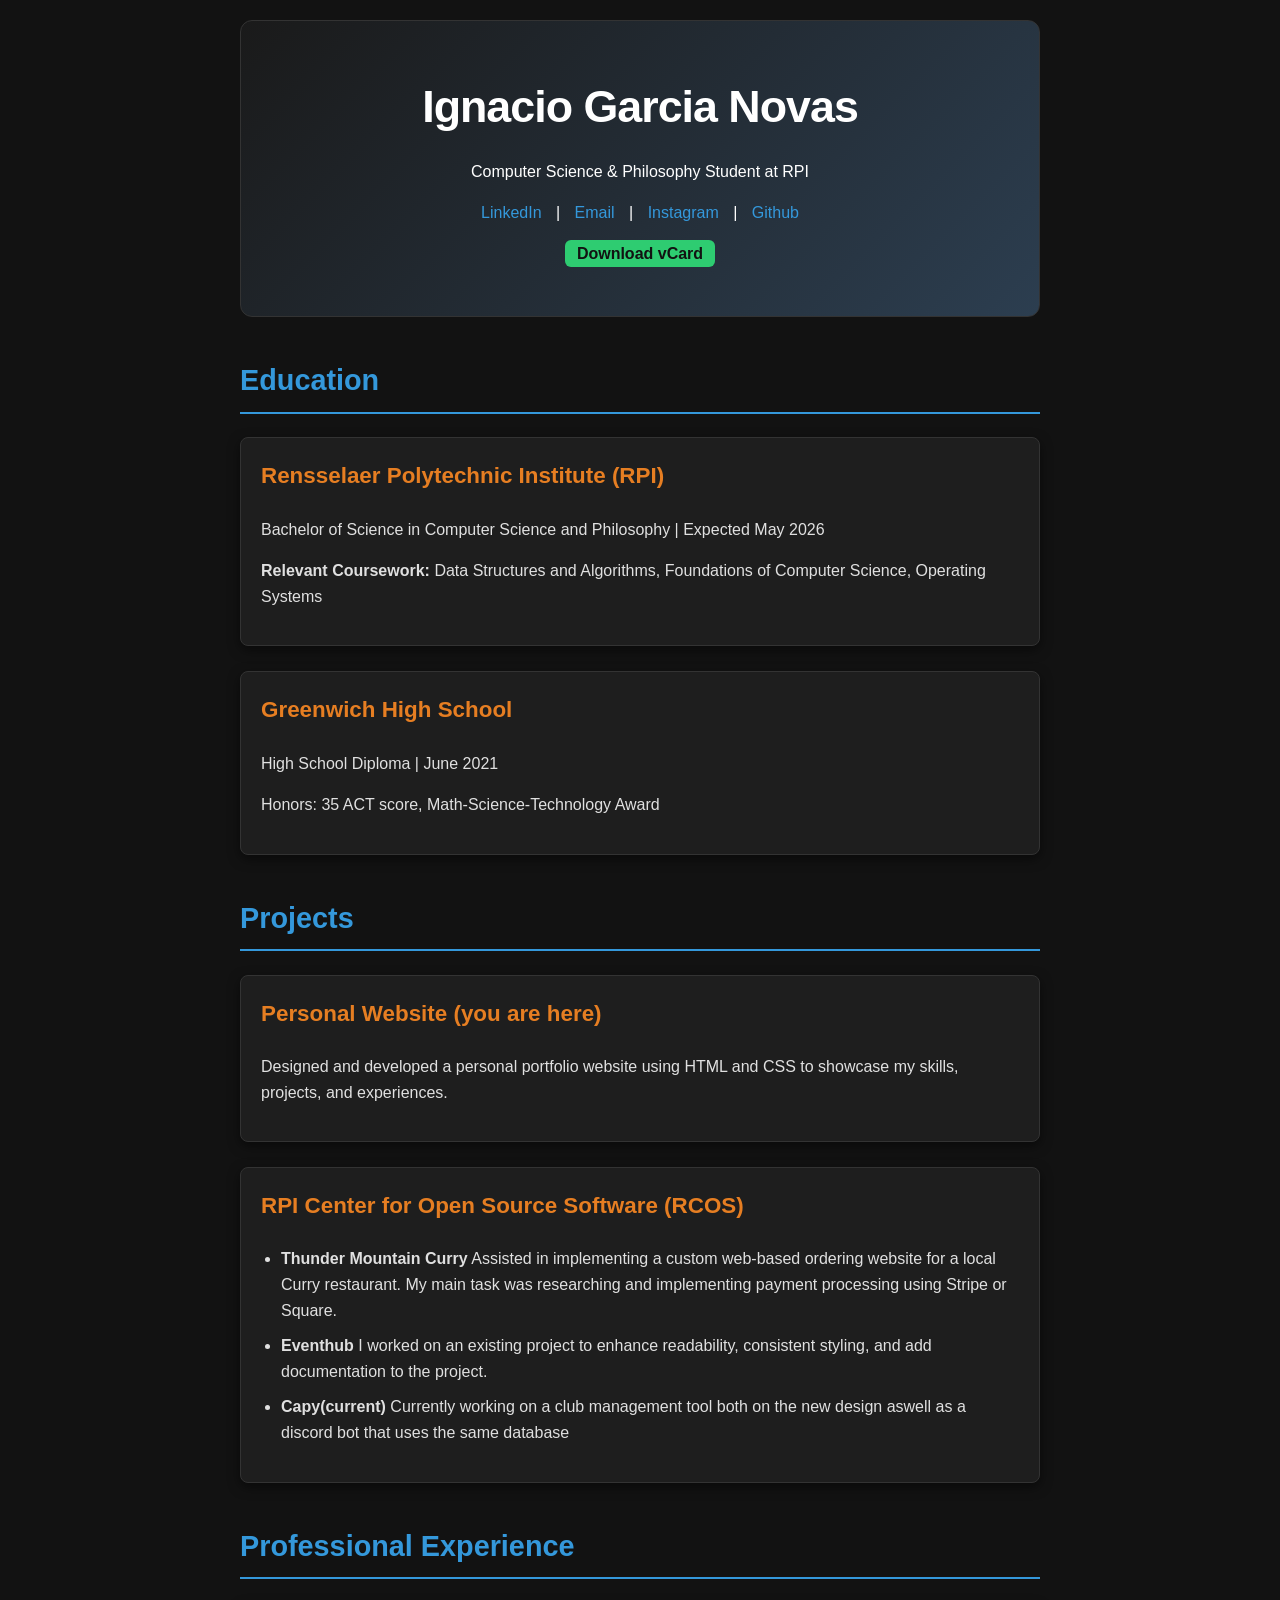
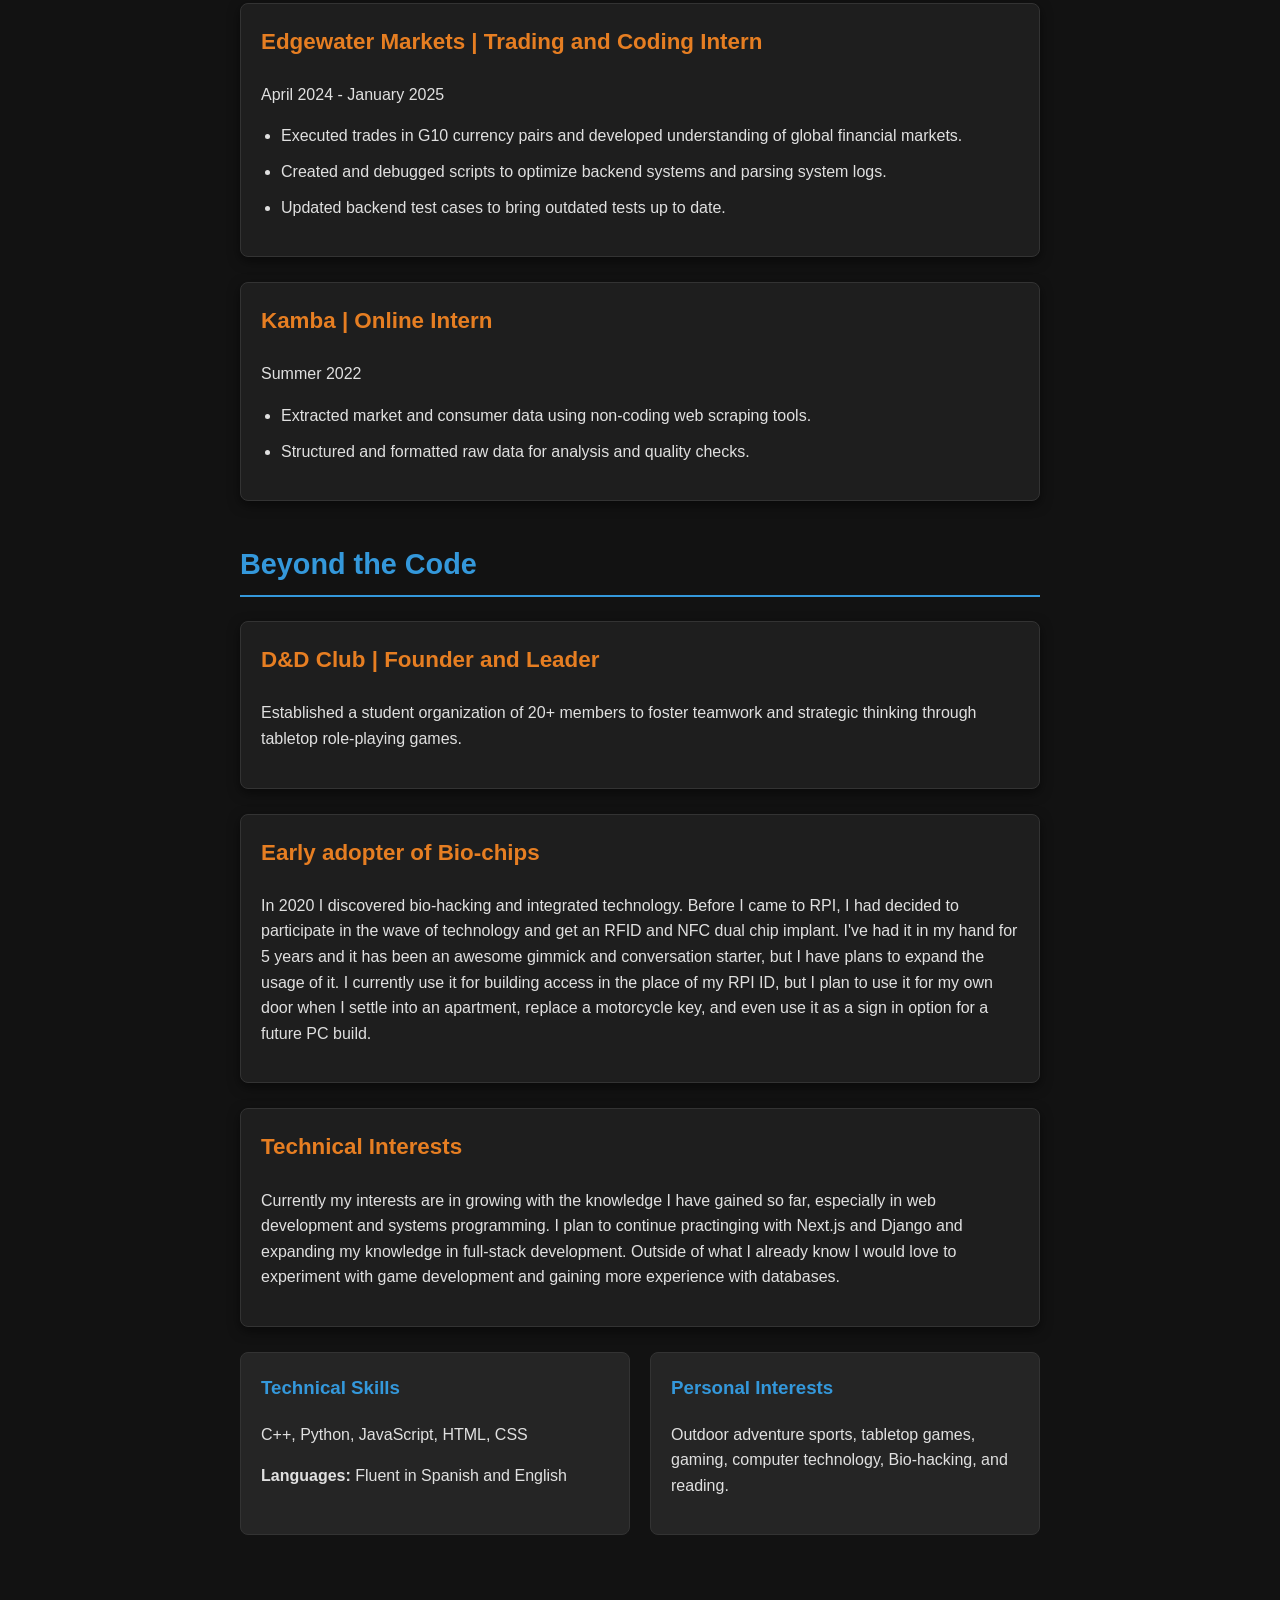
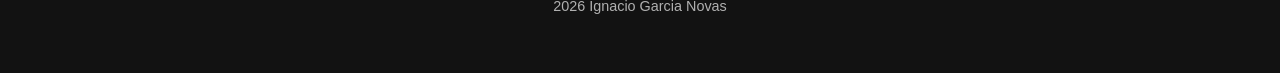
<file: index.html>
<!DOCTYPE html>
<html lang="en">
<head>
    <meta charset="UTF-8">
    <meta name="viewport" content="width=device-width, initial-scale=1.0">
    <title>Ignacio Garcia Novas | Portfolio</title>
    <link rel="stylesheet" href="style.css">
</head>
<body>
    <header>
        <h1>Ignacio Garcia Novas</h1>
        <p>Computer Science & Philosophy Student at RPI</p>
        <div class="social-links">
            <a href="https://www.linkedin.com/in/ignacio-garcia-novas-167193255/" target="_blank">LinkedIn</a> |
            <a href="mailto:ignaciogn2003@gmail.com">Email</a> |
            <a href="https://www.instagram.com/iggy_garcia/" target="_blank">Instagram</a> |
            <a href="https://github.com/IGN03" target="_blank">Github</a> 
        </div>
        <div class="social-links">
            <a href="contact.vcf" download>Download vCard</a>
        </div>
    </header>

    <main>
        <section id="education">
            <h2>Education</h2>
            <div class="entry">
                <h3>Rensselaer Polytechnic Institute (RPI)</h3>
                <p>Bachelor of Science in Computer Science and Philosophy | Expected May 2026</p>
                <p><strong>Relevant Coursework:</strong> Data Structures and Algorithms, Foundations of Computer Science, Operating Systems</p>
            </div>
            <div class="entry">
                <h3>Greenwich High School</h3>
                <p>High School Diploma | June 2021</p>
                <p>Honors: 35 ACT score, Math-Science-Technology Award</p>
            </div>
        </section>

        <section id="projects">
            <h2>Projects</h2>
            <div class="entry">
                <h3>Personal Website (you are here)</h3>
                <p>Designed and developed a personal portfolio website using HTML and CSS to showcase my skills, projects, and experiences.</p>
            </div>
            <div class="entry">
                <h3>RPI Center for Open Source Software (RCOS)</h3>
                <ul>
                    <li><strong>Thunder Mountain Curry</strong> Assisted in implementing a custom web-based ordering website for a local Curry restaurant. My main task was researching and implementing payment processing using Stripe or Square.</li>
                    <li><strong>Eventhub</strong> I worked on an existing project to enhance readability, consistent styling, and add documentation to the project. </li>
                    <li><strong>Capy(current)</strong> Currently working on a club management tool both on the new design aswell as a discord bot that uses the same database</li>
                </ul>
            </div>
        </section>

        <section id="experience">
            <h2>Professional Experience</h2>
            <div class="entry">
                <h3>Edgewater Markets | Trading and Coding Intern</h3>
                <p>April 2024 - January 2025</p>
                <ul>
                    <li>Executed trades in G10 currency pairs and developed understanding of global financial markets.</li>
                    <li>Created and debugged scripts to optimize backend systems and parsing system logs.</li>
                    <li>Updated backend test cases to bring outdated tests up to date.</li>
                </ul>
            </div>
            <div class="entry">
                <h3>Kamba | Online Intern</h3>
                <p>Summer 2022</p>
                <ul>
                    <li>Extracted market and consumer data using non-coding web scraping tools.</li>
                    <li>Structured and formatted raw data for analysis and quality checks.</li>
                </ul>
            </div>
        </section>

        <section id="personal">
            <h2>Beyond the Code</h2>
            <div class="entry">
                <h3>D&D Club | Founder and Leader</h3>
                <p>Established a student organization of 20+ members to foster teamwork and strategic thinking through tabletop role-playing games.</p>
            </div>

            <div class="entry"> 
                <h3>Early adopter of Bio-chips</h3>
                <p>In 2020 I discovered bio-hacking and integrated technology. Before I came to RPI, I had decided to participate in the wave of technology and get an RFID and NFC dual chip implant. I've had it in my hand for 5 years and it has been an awesome gimmick and conversation starter, but I have plans to expand the usage of it. I currently use it for building access in the place of my RPI ID, but I plan to use it for my own door when I settle into an apartment, replace a motorcycle key, and even use it as a sign in option for a future PC build.</p> 
            </div>

            <div class="entry"> 
                <h3>Technical Interests</h3>
                <p>Currently my interests are in growing with the knowledge I have gained so far, especially in web development and systems programming. I plan to continue practinging with Next.js and Django and expanding my knowledge in full-stack development. Outside of what I already know I would love to experiment with game development and gaining more experience with databases.</p> 
            </div>

            <div class="skills-interests">
                <div>
                    <h3>Technical Skills</h3>
                    <p>C++, Python, JavaScript, HTML, CSS</p>
                    <p><strong>Languages:</strong> Fluent in Spanish and English</p>
                </div>
                <div>
                    <h3>Personal Interests</h3>
                    <p>Outdoor adventure sports, tabletop games, gaming, computer technology, Bio-hacking, and reading.</p>
                </div>
            </div>
            
        </section>
    </main>

    <footer>
        <p>2026 Ignacio Garcia Novas</p>
    </footer>
</body>
</html>
</file>
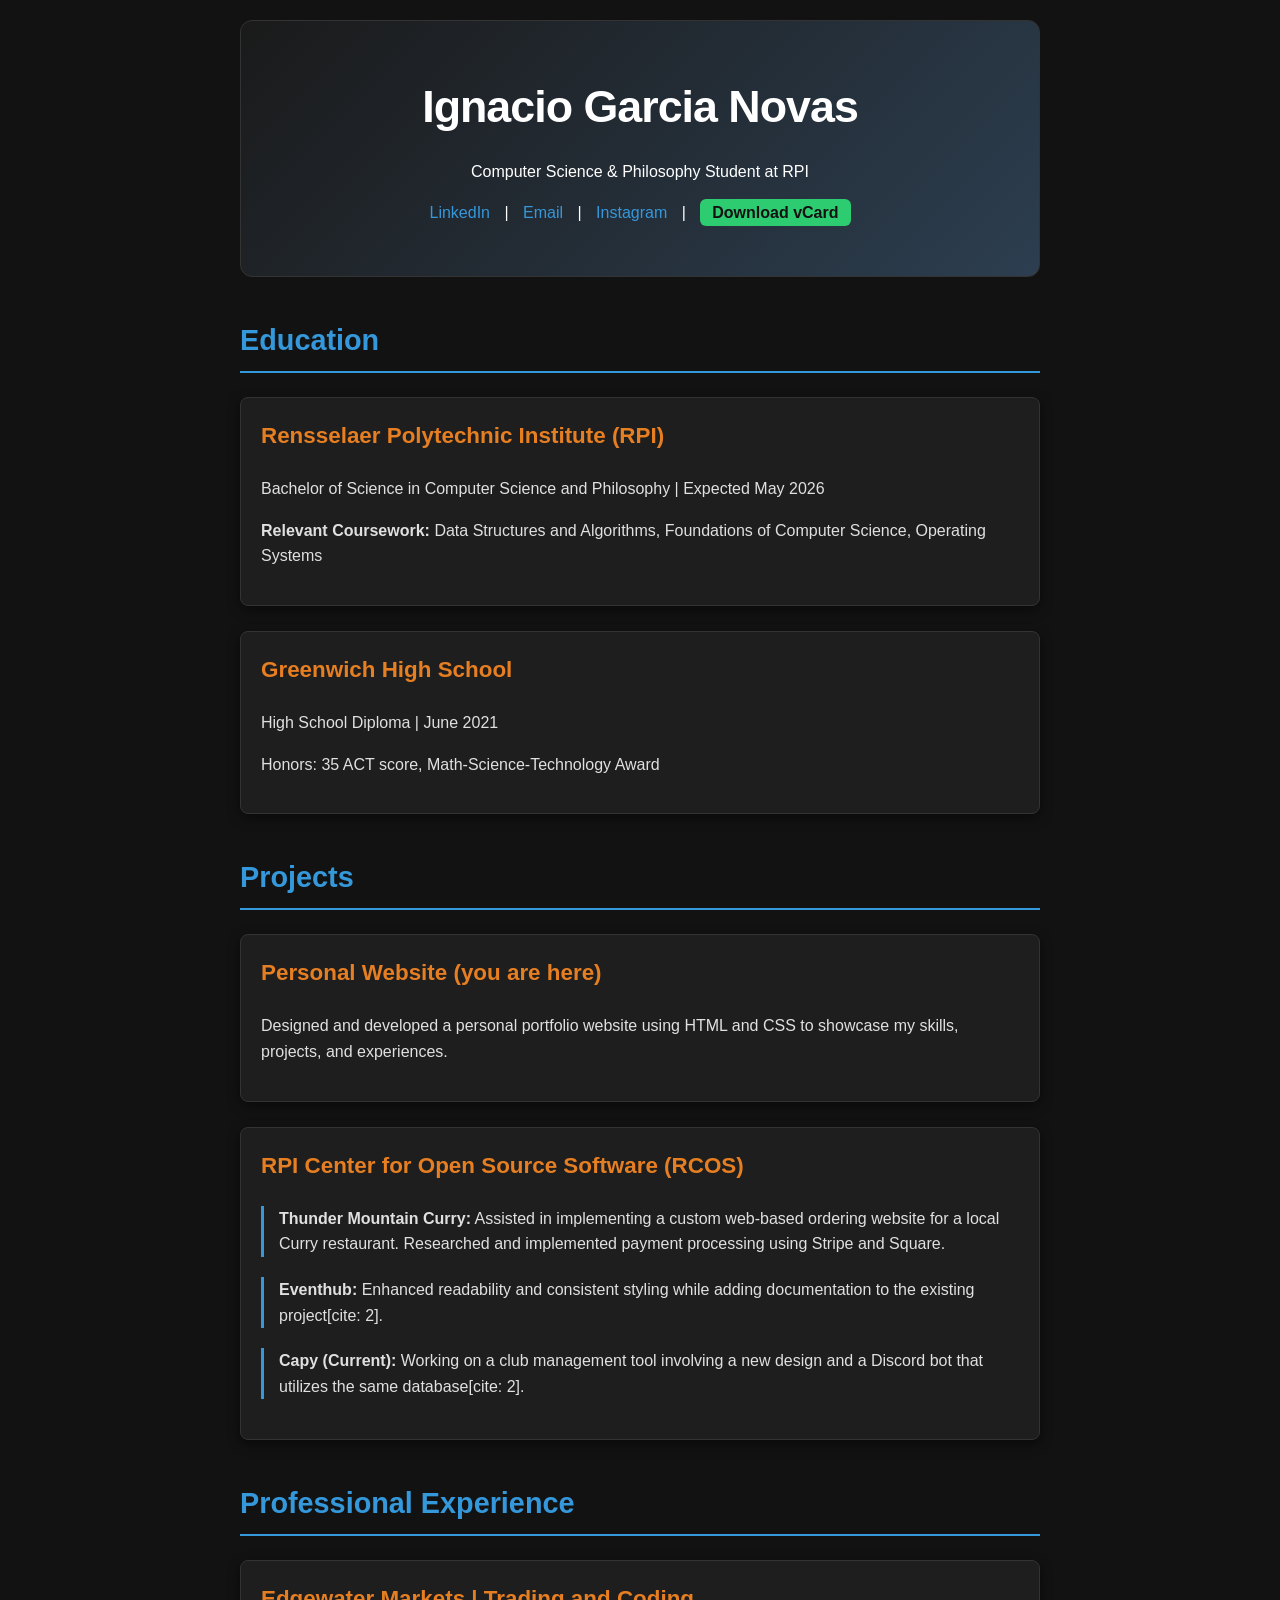
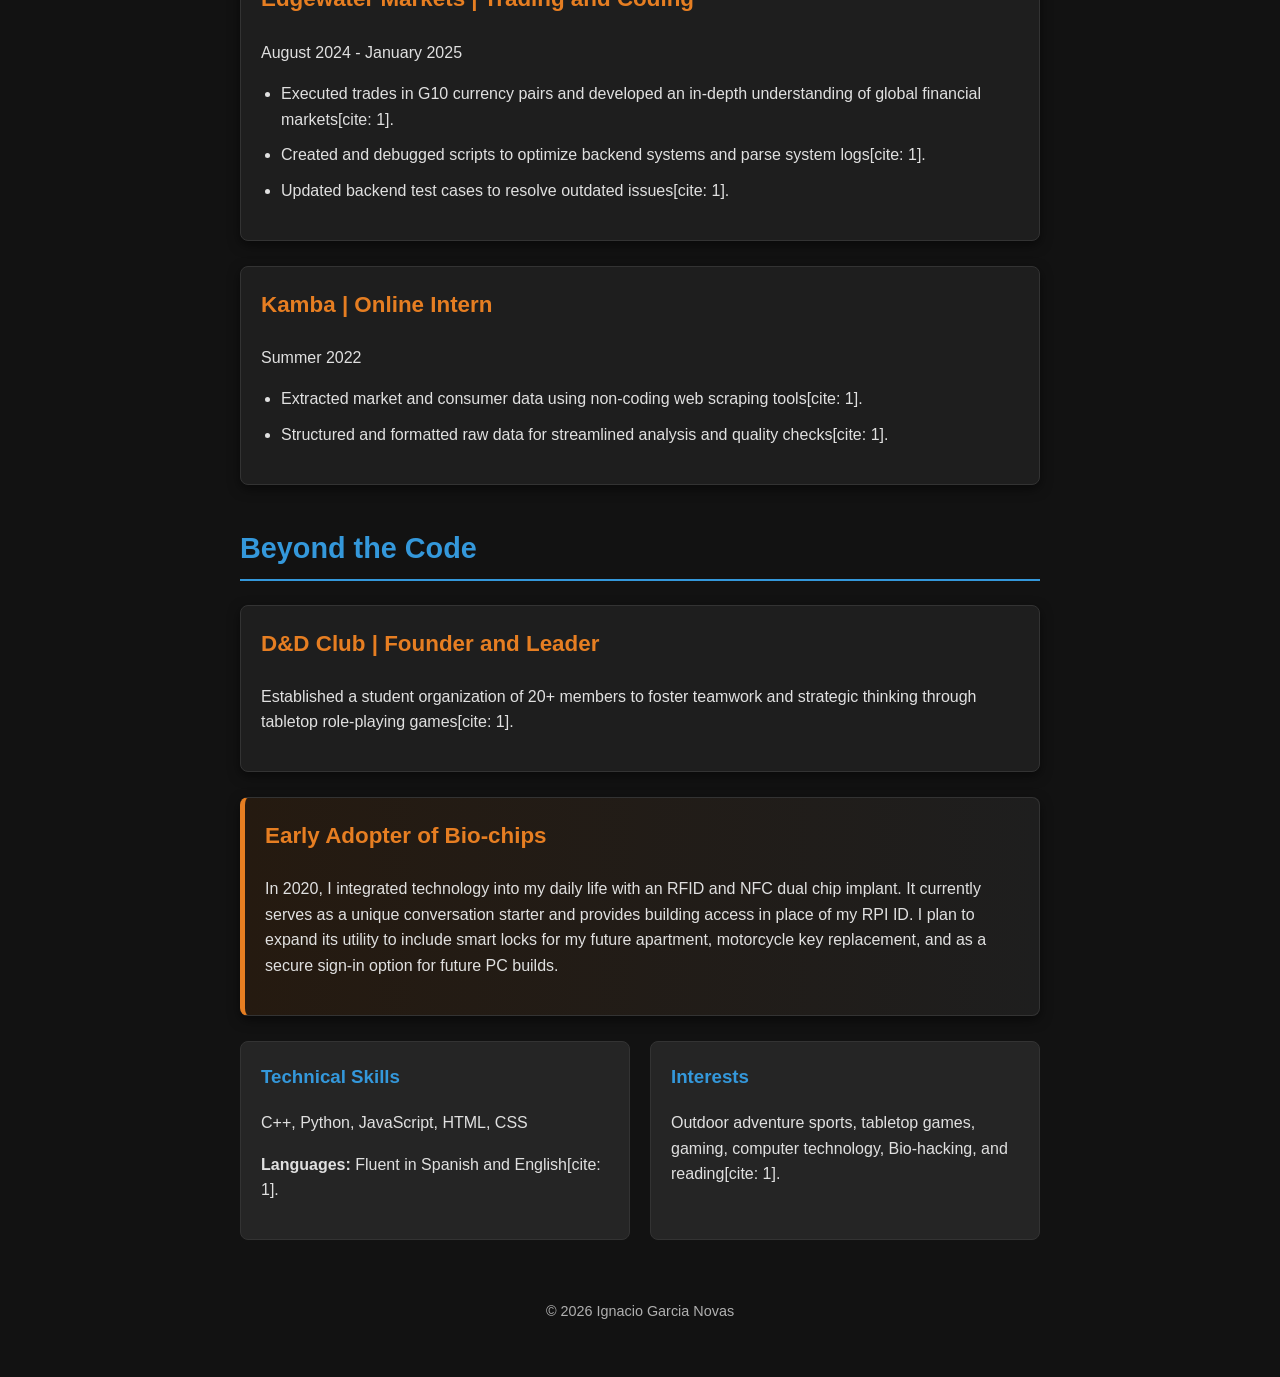
<file: test.html>
<!DOCTYPE html>
<html lang="en">
<head>
    <meta charset="UTF-8">
    <meta name="viewport" content="width=device-width, initial-scale=1.0">
    <title>Ignacio Garcia Novas | Portfolio</title>
    <link rel="stylesheet" href="style.css">
</head>
<body>
    <header>
        <h1>Ignacio Garcia Novas</h1>
        <p>Computer Science & Philosophy Student at RPI</p>
        <div class="social-links">
            <a href="https://www.linkedin.com/in/ignacio-garcia-novas-167193255/" target="_blank">LinkedIn</a> |
            <a href="mailto:ignaciogn2003@gmail.com">Email</a> |
            <a href="https://www.instagram.com/iggy_garcia/" target="_blank">Instagram</a> |
            <a href="contact.vcf" download>Download vCard</a>
        </div>
    </header>

    <main>
        <section id="education">
            <h2>Education</h2>
            <div class="entry">
                <h3>Rensselaer Polytechnic Institute (RPI)</h3>
                <p>Bachelor of Science in Computer Science and Philosophy | Expected May 2026</p>
                <p><strong>Relevant Coursework:</strong> Data Structures and Algorithms, Foundations of Computer Science, Operating Systems</p>
            </div>
            <div class="entry">
                <h3>Greenwich High School</h3>
                <p>High School Diploma | June 2021</p>
                <p>Honors: 35 ACT score, Math-Science-Technology Award</p>
            </div>
        </section>

        <section id="projects">
            <h2>Projects</h2>
            <div class="entry">
                <h3>Personal Website (you are here)</h3>
                <p>Designed and developed a personal portfolio website using HTML and CSS to showcase my skills, projects, and experiences.</p>
            </div>
            <div class="entry">
                <h3>RPI Center for Open Source Software (RCOS)</h3>
                <ul class="project-list">
                    <li><strong>Thunder Mountain Curry:</strong> Assisted in implementing a custom web-based ordering website for a local Curry restaurant. Researched and implemented payment processing using Stripe and Square.</li>
                    <li><strong>Eventhub:</strong> Enhanced readability and consistent styling while adding documentation to the existing project[cite: 2].</li>
                    <li><strong>Capy (Current):</strong> Working on a club management tool involving a new design and a Discord bot that utilizes the same database[cite: 2].</li>
                </ul>
            </div>
        </section>

        <section id="experience">
            <h2>Professional Experience</h2>
            <div class="entry">
                <h3>Edgewater Markets | Trading and Coding</h3>
                <p>August 2024 - January 2025</p>
                <ul>
                    <li>Executed trades in G10 currency pairs and developed an in-depth understanding of global financial markets[cite: 1].</li>
                    <li>Created and debugged scripts to optimize backend systems and parse system logs[cite: 1].</li>
                    <li>Updated backend test cases to resolve outdated issues[cite: 1].</li>
                </ul>
            </div>
            <div class="entry">
                <h3>Kamba | Online Intern</h3>
                <p>Summer 2022</p>
                <ul>
                    <li>Extracted market and consumer data using non-coding web scraping tools[cite: 1].</li>
                    <li>Structured and formatted raw data for streamlined analysis and quality checks[cite: 1].</li>
                </ul>
            </div>
        </section>

        <section id="personal">
            <h2>Beyond the Code</h2>
            <div class="entry">
                <h3>D&D Club | Founder and Leader</h3>
                <p>Established a student organization of 20+ members to foster teamwork and strategic thinking through tabletop role-playing games[cite: 1].</p>
            </div>

            <div class="entry bio-chip"> 
                <h3>Early Adopter of Bio-chips</h3>
                <p>In 2020, I integrated technology into my daily life with an RFID and NFC dual chip implant. It currently serves as a unique conversation starter and provides building access in place of my RPI ID. I plan to expand its utility to include smart locks for my future apartment, motorcycle key replacement, and as a secure sign-in option for future PC builds.</p> 
            </div>

            <div class="skills-interests">
                <div>
                    <h3>Technical Skills</h3>
                    <p>C++, Python, JavaScript, HTML, CSS</p>
                    <p><strong>Languages:</strong> Fluent in Spanish and English[cite: 1].</p>
                </div>
                <div>
                    <h3>Interests</h3>
                    <p>Outdoor adventure sports, tabletop games, gaming, computer technology, Bio-hacking, and reading[cite: 1].</p>
                </div>
            </div>
        </section>
    </main>

    <footer>
        <p>&copy; 2026 Ignacio Garcia Novas</p>
    </footer>
</body>
</html>
</file>
<file: style.css>
/* Core Dark Mode Colors */
:root {
    --bg-color: #121212;
    --card-bg: #1e1e1e;
    --text-main: #e0e0e0;
    --text-muted: #b0b0b0;
    --accent-blue: #3498db;
    --accent-orange: #e67e22;
    --accent-green: #2ecc71;
    --border-color: #333;
}

body {
    font-family: 'Segoe UI', Tahoma, Geneva, Verdana, sans-serif;
    line-height: 1.6;
    color: var(--text-main);
    max-width: 800px;
    margin: 0 auto;
    padding: 20px;
    background-color: var(--bg-color);
}

header {
    text-align: center;
    padding: 50px 20px;
    background: linear-gradient(135deg, #1a1a1a, #2c3e50);
    color: white;
    border-radius: 12px;
    margin-bottom: 40px;
    border: 1px solid var(--border-color);
}

header h1 { 
    margin: 0; 
    font-size: 2.8em; 
    letter-spacing: -1px;
}

.social-links {
    margin-top: 15px;
}

.social-links a {
    color: var(--accent-blue);
    text-decoration: none;
    margin: 0 10px;
    font-weight: 500;
    transition: color 0.3s;
}

.social-links a:hover { 
    color: #5dade2;
    text-decoration: underline; 
}

/* Specific Style for Download Button */
.social-links a[download] {
    background-color: var(--accent-green);
    color: #121212;
    padding: 5px 12px;
    border-radius: 6px;
    font-weight: bold;
}

.social-links a[download]:hover {
    background-color: #58d68d;
}

h2 {
    border-bottom: 2px solid var(--accent-blue);
    padding-bottom: 8px;
    color: var(--accent-blue);
    margin-top: 40px;
    font-size: 1.8em;
}

.entry {
    background: var(--card-bg);
    padding: 20px;
    margin-bottom: 25px;
    border-radius: 8px;
    border: 1px solid var(--border-color);
    box-shadow: 0 4px 12px rgba(0, 0, 0, 0.5);
}

.entry h3 { 
    margin-top: 0; 
    color: var(--accent-orange); 
    font-size: 1.4em;
}

/* Project and Experience Lists */
ul { padding-left: 20px; }
li { margin-bottom: 10px; color: var(--text-main); }

.project-list {
    list-style-type: none;
    padding-left: 0;
}

.project-list li {
    margin-bottom: 20px;
    padding-left: 15px;
    border-left: 3px solid var(--accent-blue);
}

/* Bio-chip Section Highlight */
.bio-chip {
    border-left: 5px solid var(--accent-orange);
    background: linear-gradient(to right, #251a10, var(--card-bg));
}

.skills-interests {
    display: flex;
    justify-content: space-between;
    gap: 20px;
    margin-top: 20px;
}

.skills-interests div {
    flex: 1;
    background: #252525;
    padding: 20px;
    border-radius: 8px;
    border: 1px solid var(--border-color);
}

.skills-interests h3 {
    color: var(--accent-blue);
    margin-top: 0;
}

footer {
    text-align: center;
    margin-top: 60px;
    padding-bottom: 20px;
    font-size: 0.9em;
    color: var(--text-muted);
}
</file>
